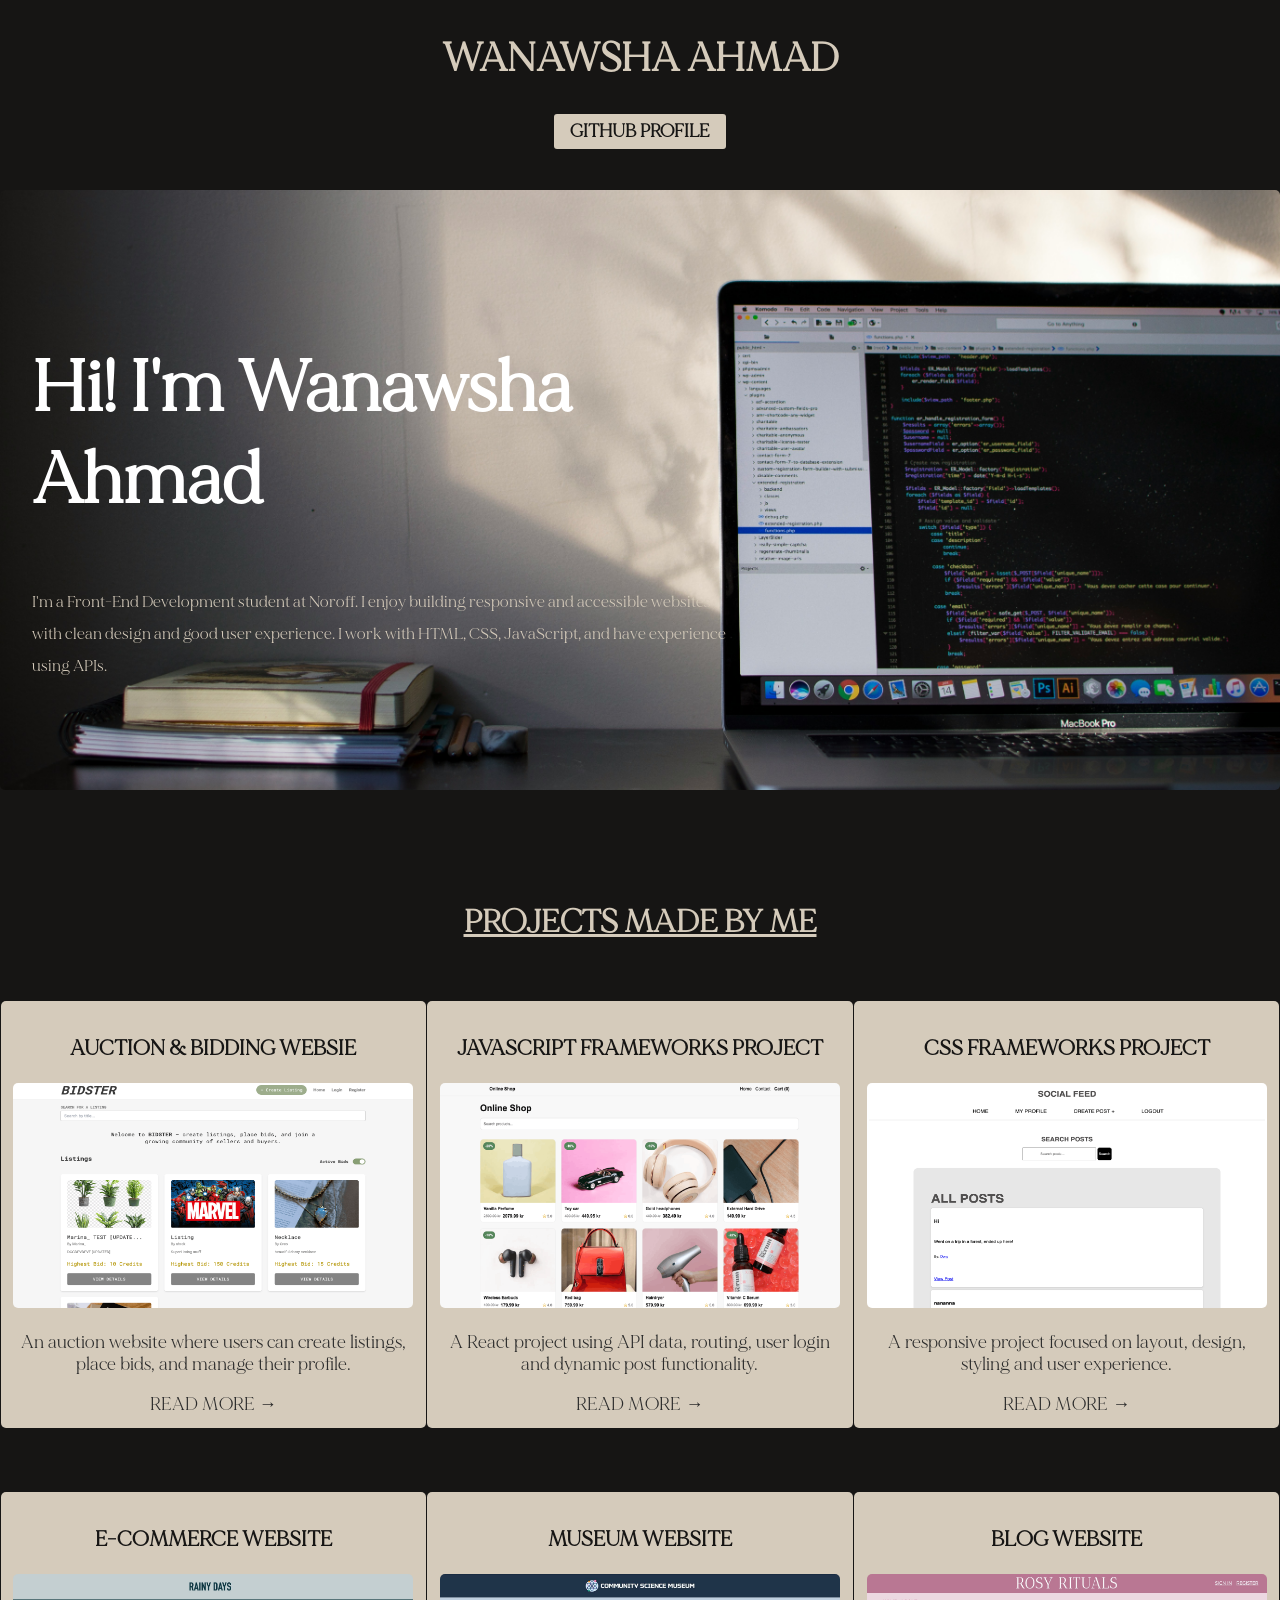
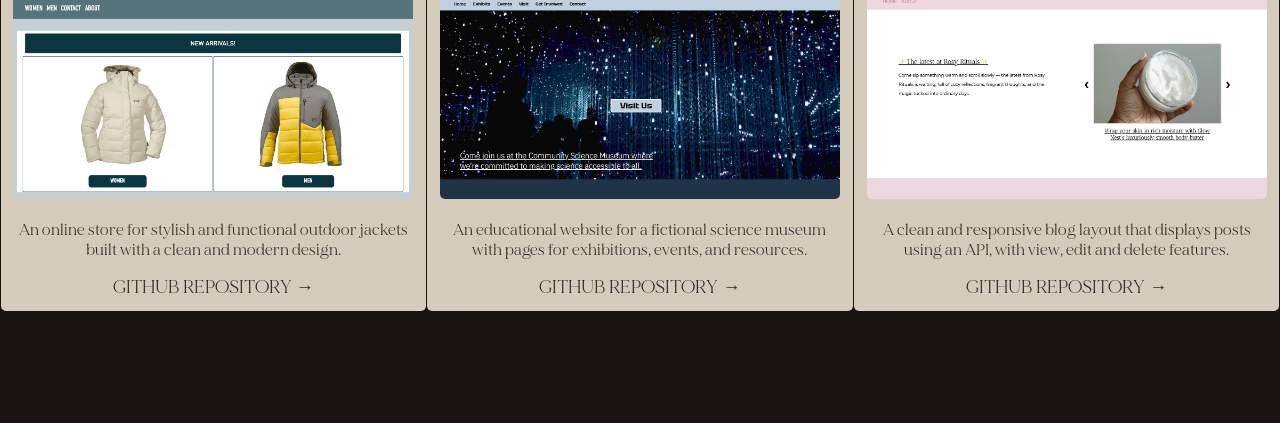
<file: index.html>
<!DOCTYPE html>
<html lang="en">
<head>
    <meta charset="UTF-8">
    <meta name="viewport" content="width=device-width, initial-scale=1.0">
    <link rel="stylesheet" href="style.css">
    <title>Wanawsha Ahmad</title>
</head>
    <body>
        <header>
            <section class="logo-container">
                <h1>WANAWSHA AHMAD</h1>
            </section>
                    <nav>
                    <a href="https://github.com/wanawsha" target="_blank">GITHUB PROFILE</a>
                </nav>
        </header>
        <main>
            <section class="about-me">
                <div class="about-me-info">                
                    <h2>Hi! I'm Wanawsha Ahmad</h2>
                    <p>I'm a Front-End Development student at Noroff. I enjoy building responsive and accessible websites with clean design and good user experience. I work with HTML, CSS, JavaScript, and have experience using APIs.</p>
                </div>
            </section>
            <section class="projects-section">
                <h2>Projects made by me</h2>
                <div class="thumbnails">
                    <div class="thumbnails">
                        <div class="thumbnail">
                            <a href="./projects/semester-project-2.html">
                                <h3>Auction & Bidding Websie</h3>
                                <img src="./images/bidster.jpg" alt="Screenshot of Bidsterr auction website" width="400">
                                <p>An auction website where users can create listings, place bids, and manage their profile.</p>
                                <span>Read more →</span>
                            </a>
                        </div>
                        <div class="thumbnail">
                            <a href="./projects/js-frameworks.html">
                                <h3>Javascript Frameworks Project</h3>
                                <img src="./images/onlineshop.jpg" alt="Screenshot of social media website" width="400">
                                <p>A React project using API data, routing, user login and dynamic post functionality.</p>
                                <span>Read more →</span>
                            </a>
                        </div>
                        <div class="thumbnail">
                            <a href="./projects/css-frameworks.html">
                                <h3>CSS Frameworks Project</h3>
                                <img src="./images/socialmedia.jpg" alt="Screenshot of CSS Frameworks project" width="400">
                                <p>A responsive project focused on layout, design, styling and user experience.</p>
                                <span>Read more →</span>
                            </a>
                        </div>
                        <div class="thumbnail">
                            <a href="https://wanawsha.github.io/rainy-days-ca/" target="_blank">
                                <h3>E-commerce Website</h3>
                                <img src="./images/rainydays.jpeg" alt="Screenshot of Rainy Days e-commerce website" width="400">
                            </a>
                            <p>An online store for stylish and functional outdoor jackets built with a clean and modern design.</p>
                            <a href="https://github.com/wanawsha/rainy-days-ca" target="_blank" class="git-rep">Github Repository →</a>
                        </div>
                        <div class="thumbnail">
                            <a href="https://wanawsha.github.io/Semester-Project-1/" target="_blank">
                                <h3>Museum Website</h3>
                                <img src="./images/museum.jpeg" alt="Screenshot of science museum website" width="400">
                            </a>
                            <p>An educational website for a fictional science museum with pages for exhibitions, events, and resources.</p>
                            <a href="https://github.com/wanawsha/Semester-Project-1" target="_blank" class="git-rep">Github Repository →</a>
                        </div>
                        <div class="thumbnail">
                            <a href="https://rosyrituals.netlify.app/" target="_blank">
                                <h3>Blog Website</h3>
                                <img src="./images/rosyrituals.jpeg" alt="Screenshot of blog website" width="400">
                            </a>
                            <p>A clean and responsive blog layout that displays posts using an API, with view, edit and delete features.</p>
                            <a href="https://github.com/NoroffFEU/FED1-PE1-wanawsha" target="_blank" class="git-rep">Github Repository →</a>
                        </div>
                    </div>
                </div>
            </section>
        </main>
    </body>
</html>
</file>
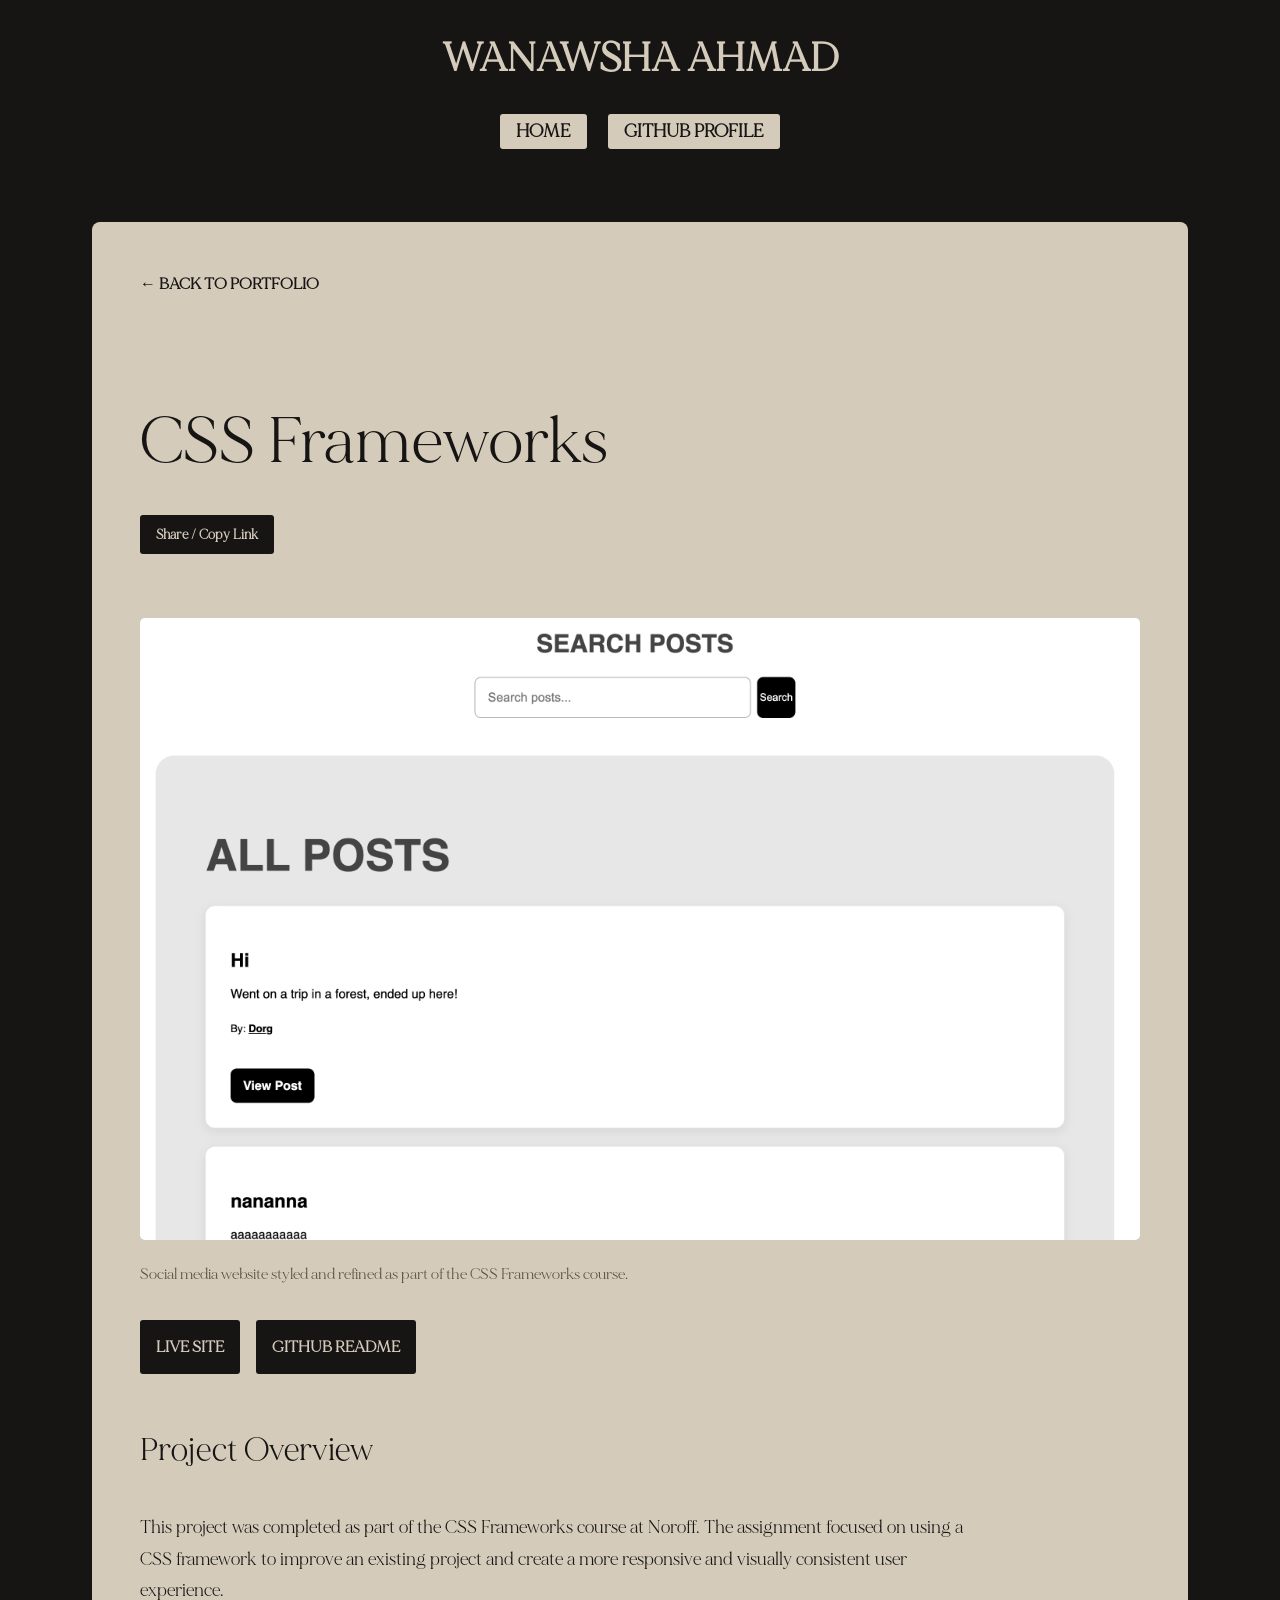
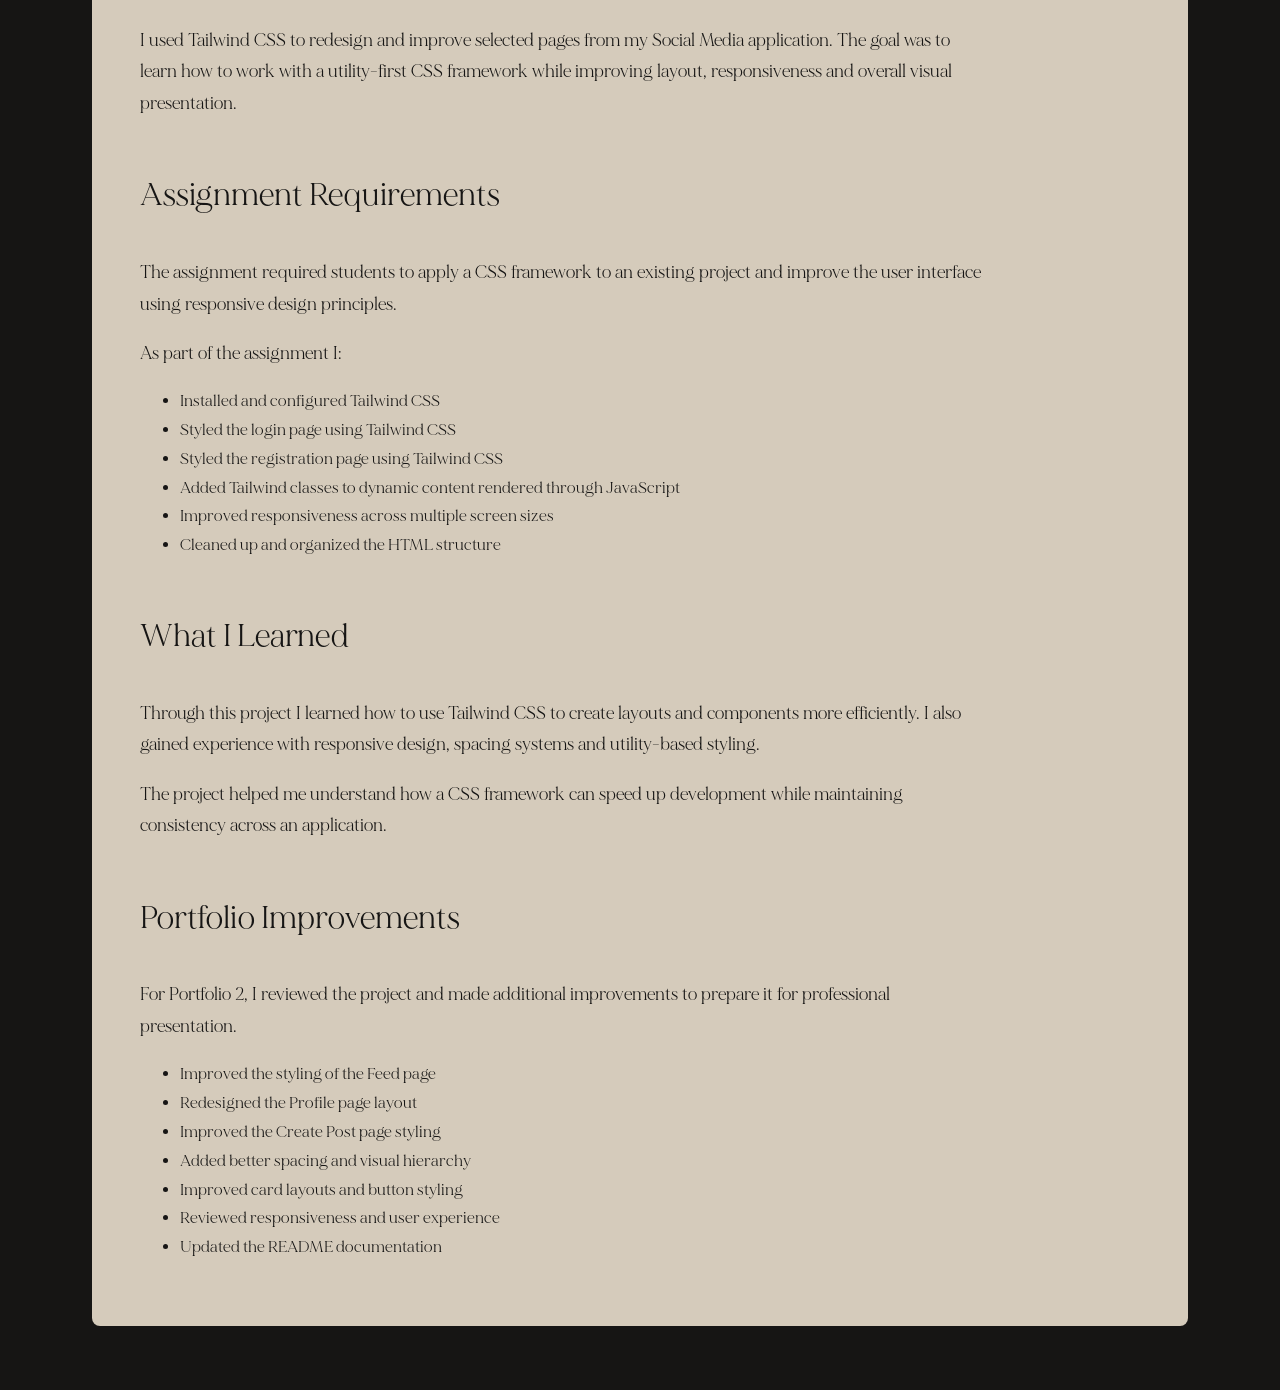
<file: projects/css-frameworks.html>
<!DOCTYPE html>
<html lang="en">
<head>
    <meta charset="UTF-8">
    <meta name="viewport" content="width=device-width, initial-scale=1.0">
    <title>CSS Frameworks | Wanawsha Ahmad</title>
    <link rel="stylesheet" href="../style.css">
</head>
<body>
    <header>
        <section class="logo-container">
            <h1>WANAWSHA AHMAD</h1>
        </section>
        <nav>
            <a href="../index.html">HOME</a>
            <a href="https://github.com/wanawsha" target="_blank">GITHUB PROFILE</a>
        </nav>
    </header>
    <main class="project-article">
        <a href="../index.html" class="back-link">← Back to portfolio</a>
        <h2>CSS Frameworks</h2>
        <div class="share-link">
            <button onclick="copyPageLink()">Share / Copy Link</button>
        </div>
        <figure>
            <img src="../images/socialmediaafter.jpeg" alt="Screenshot of the CSS Frameworks project" width="400px">
            <figcaption>
                Social media website styled and refined as part of the CSS Frameworks course.
            </figcaption>
        </figure>
        <section class="project-links">
            <a href="https://wanawsha.github.io/Crew/" target="_blank">Live Site</a>
            <a href="https://github.com/wanawsha/Crew" target="_blank">GitHub README</a>
        </section>
        <section>
            <h3>Project Overview</h3>
            <p>
                This project was completed as part of the CSS Frameworks course at Noroff.
                The assignment focused on using a CSS framework to improve an existing project
                and create a more responsive and visually consistent user experience.
            </p>
            <p>
                I used Tailwind CSS to redesign and improve selected pages from my Social Media
                application. The goal was to learn how to work with a utility-first CSS framework
                while improving layout, responsiveness and overall visual presentation.
            </p>
        </section>
        <section>
            <h3>Assignment Requirements</h3>
            <p>
                The assignment required students to apply a CSS framework to an existing project
                and improve the user interface using responsive design principles.
            </p>
            <p>
                As part of the assignment I:
            </p>
            <ul>
                <li>Installed and configured Tailwind CSS</li>
                <li>Styled the login page using Tailwind CSS</li>
                <li>Styled the registration page using Tailwind CSS</li>
                <li>Added Tailwind classes to dynamic content rendered through JavaScript</li>
                <li>Improved responsiveness across multiple screen sizes</li>
                <li>Cleaned up and organized the HTML structure</li>
            </ul>
        </section>
        <section>
            <h3>What I Learned</h3>
            <p>
                Through this project I learned how to use Tailwind CSS to create layouts and
                components more efficiently. I also gained experience with responsive design,
                spacing systems and utility-based styling.
            </p>
            <p>
                The project helped me understand how a CSS framework can speed up development
                while maintaining consistency across an application.
            </p>
        </section>
        <section>
            <h3>Portfolio Improvements</h3>
            <p>
                For Portfolio 2, I reviewed the project and made additional improvements to
                prepare it for professional presentation.
            </p>
            <ul>
                <li>Improved the styling of the Feed page</li>
                <li>Redesigned the Profile page layout</li>
                <li>Improved the Create Post page styling</li>
                <li>Added better spacing and visual hierarchy</li>
                <li>Improved card layouts and button styling</li>
                <li>Reviewed responsiveness and user experience</li>
                <li>Updated the README documentation</li>
            </ul>
        </section>
    </main>
    <script>
        function copyPageLink() {
            navigator.clipboard.writeText(window.location.href);
            alert("Link copied to clipboard!");
        }
    </script>
</body>
</html>
</file>
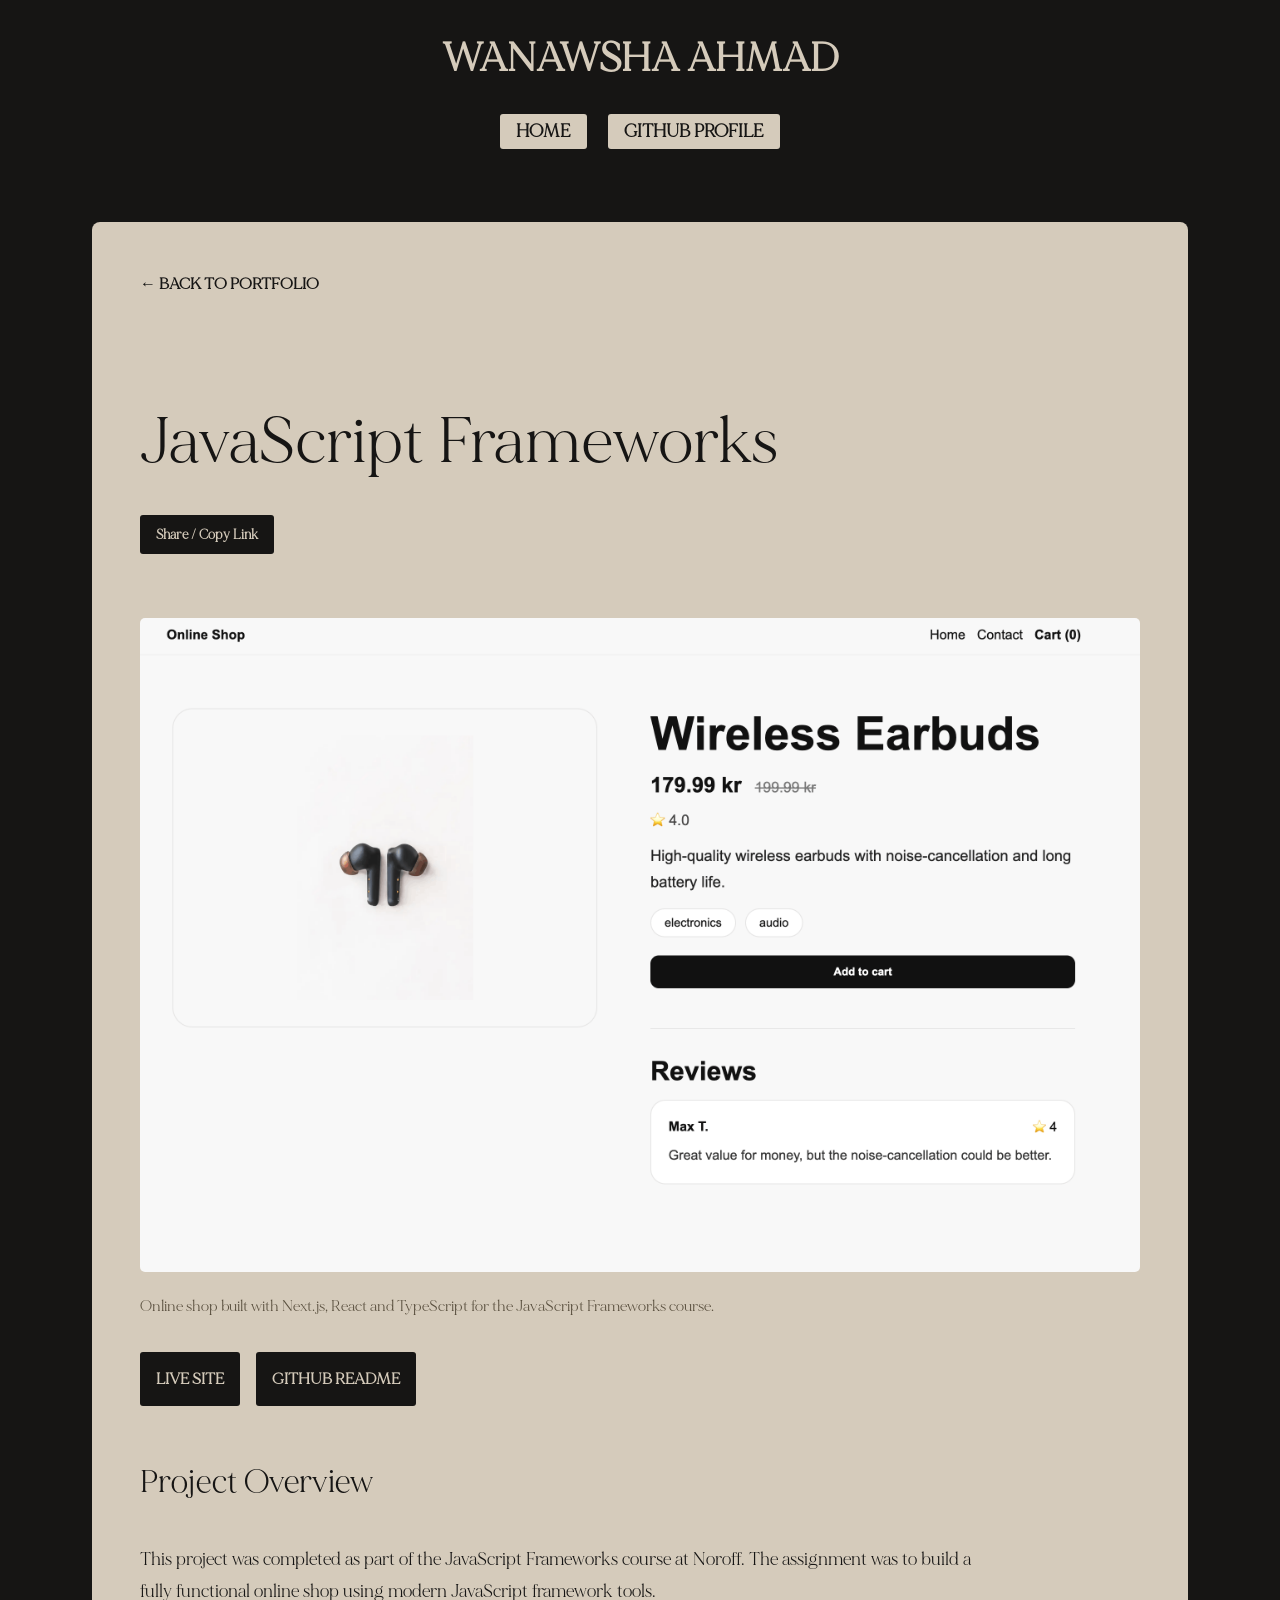
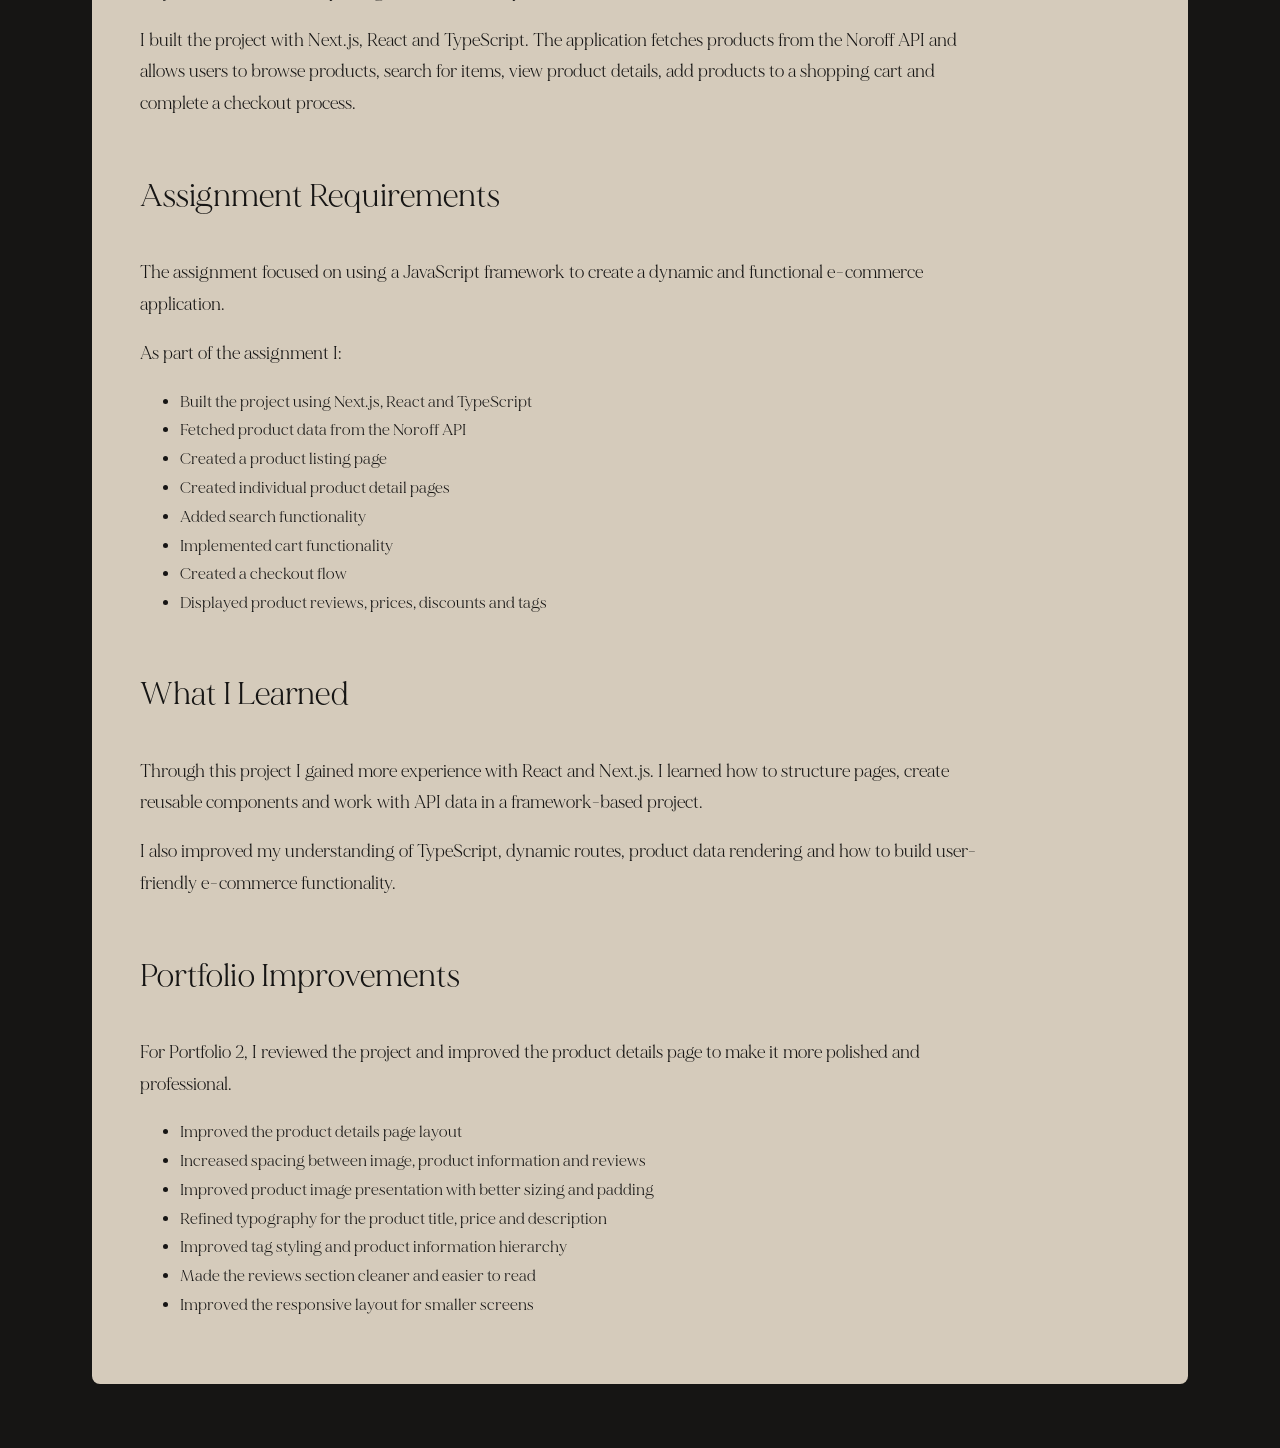
<file: projects/js-frameworks.html>
<!DOCTYPE html>
<html lang="en">
<head>
    <meta charset="UTF-8">
    <meta name="viewport" content="width=device-width, initial-scale=1.0">
    <title>JavaScript Frameworks | Wanawsha Ahmad</title>
    <link rel="stylesheet" href="../style.css">
</head>
<body>
    <header>
        <section class="logo-container">
            <h1>WANAWSHA AHMAD</h1>
        </section>
        <nav>
            <a href="../index.html">HOME</a>
            <a href="https://github.com/wanawsha" target="_blank">GITHUB PROFILE</a>
        </nav>
    </header>
    <main class="project-article">
        <a href="../index.html" class="back-link">← Back to portfolio</a>
        <h2>JavaScript Frameworks</h2>
        <div class="share-link">
            <button onclick="copyPageLink()">Share / Copy Link</button>
        </div>
        <figure>
            <img src="../images/onlineshopafter.jpeg" alt="Screenshot of the JavaScript Frameworks online shop project" width="400px">
            <figcaption>
                Online shop built with Next.js, React and TypeScript for the JavaScript Frameworks course.
            </figcaption>
        </figure>
        <section class="project-links">
            <a href="https://onlineshop-jsframeworks.netlify.app/" target="_blank">Live Site</a>
            <a href="https://github.com/NoroffFEU/jsfw-2025-v1-wanawsha-js-frameworks" target="_blank">GitHub README</a>
        </section>
        <section>
            <h3>Project Overview</h3>
            <p>
                This project was completed as part of the JavaScript Frameworks course at Noroff.
                The assignment was to build a fully functional online shop using modern JavaScript
                framework tools.
            </p>
            <p>
                I built the project with Next.js, React and TypeScript. The application fetches
                products from the Noroff API and allows users to browse products, search for items,
                view product details, add products to a shopping cart and complete a checkout process.
            </p>
        </section>
        <section>
            <h3>Assignment Requirements</h3>
            <p>
                The assignment focused on using a JavaScript framework to create a dynamic and
                functional e-commerce application.
            </p>
            <p>
                As part of the assignment I:
            </p>
            <ul>
                <li>Built the project using Next.js, React and TypeScript</li>
                <li>Fetched product data from the Noroff API</li>
                <li>Created a product listing page</li>
                <li>Created individual product detail pages</li>
                <li>Added search functionality</li>
                <li>Implemented cart functionality</li>
                <li>Created a checkout flow</li>
                <li>Displayed product reviews, prices, discounts and tags</li>
            </ul>
        </section>
        <section>
            <h3>What I Learned</h3>
            <p>
                Through this project I gained more experience with React and Next.js. I learned
                how to structure pages, create reusable components and work with API data in a
                framework-based project.
            </p>
            <p>
                I also improved my understanding of TypeScript, dynamic routes, product data
                rendering and how to build user-friendly e-commerce functionality.
            </p>
        </section>
        <section>
            <h3>Portfolio Improvements</h3>
            <p>
                For Portfolio 2, I reviewed the project and improved the product details page
                to make it more polished and professional.
            </p>
            <ul>
                <li>Improved the product details page layout</li>
                <li>Increased spacing between image, product information and reviews</li>
                <li>Improved product image presentation with better sizing and padding</li>
                <li>Refined typography for the product title, price and description</li>
                <li>Improved tag styling and product information hierarchy</li>
                <li>Made the reviews section cleaner and easier to read</li>
                <li>Improved the responsive layout for smaller screens</li>
            </ul>
        </section>
    </main>
    <script>
        function copyPageLink() {
            navigator.clipboard.writeText(window.location.href);
            alert("Link copied to clipboard!");
        }
    </script>
</body>
</html>
</file>
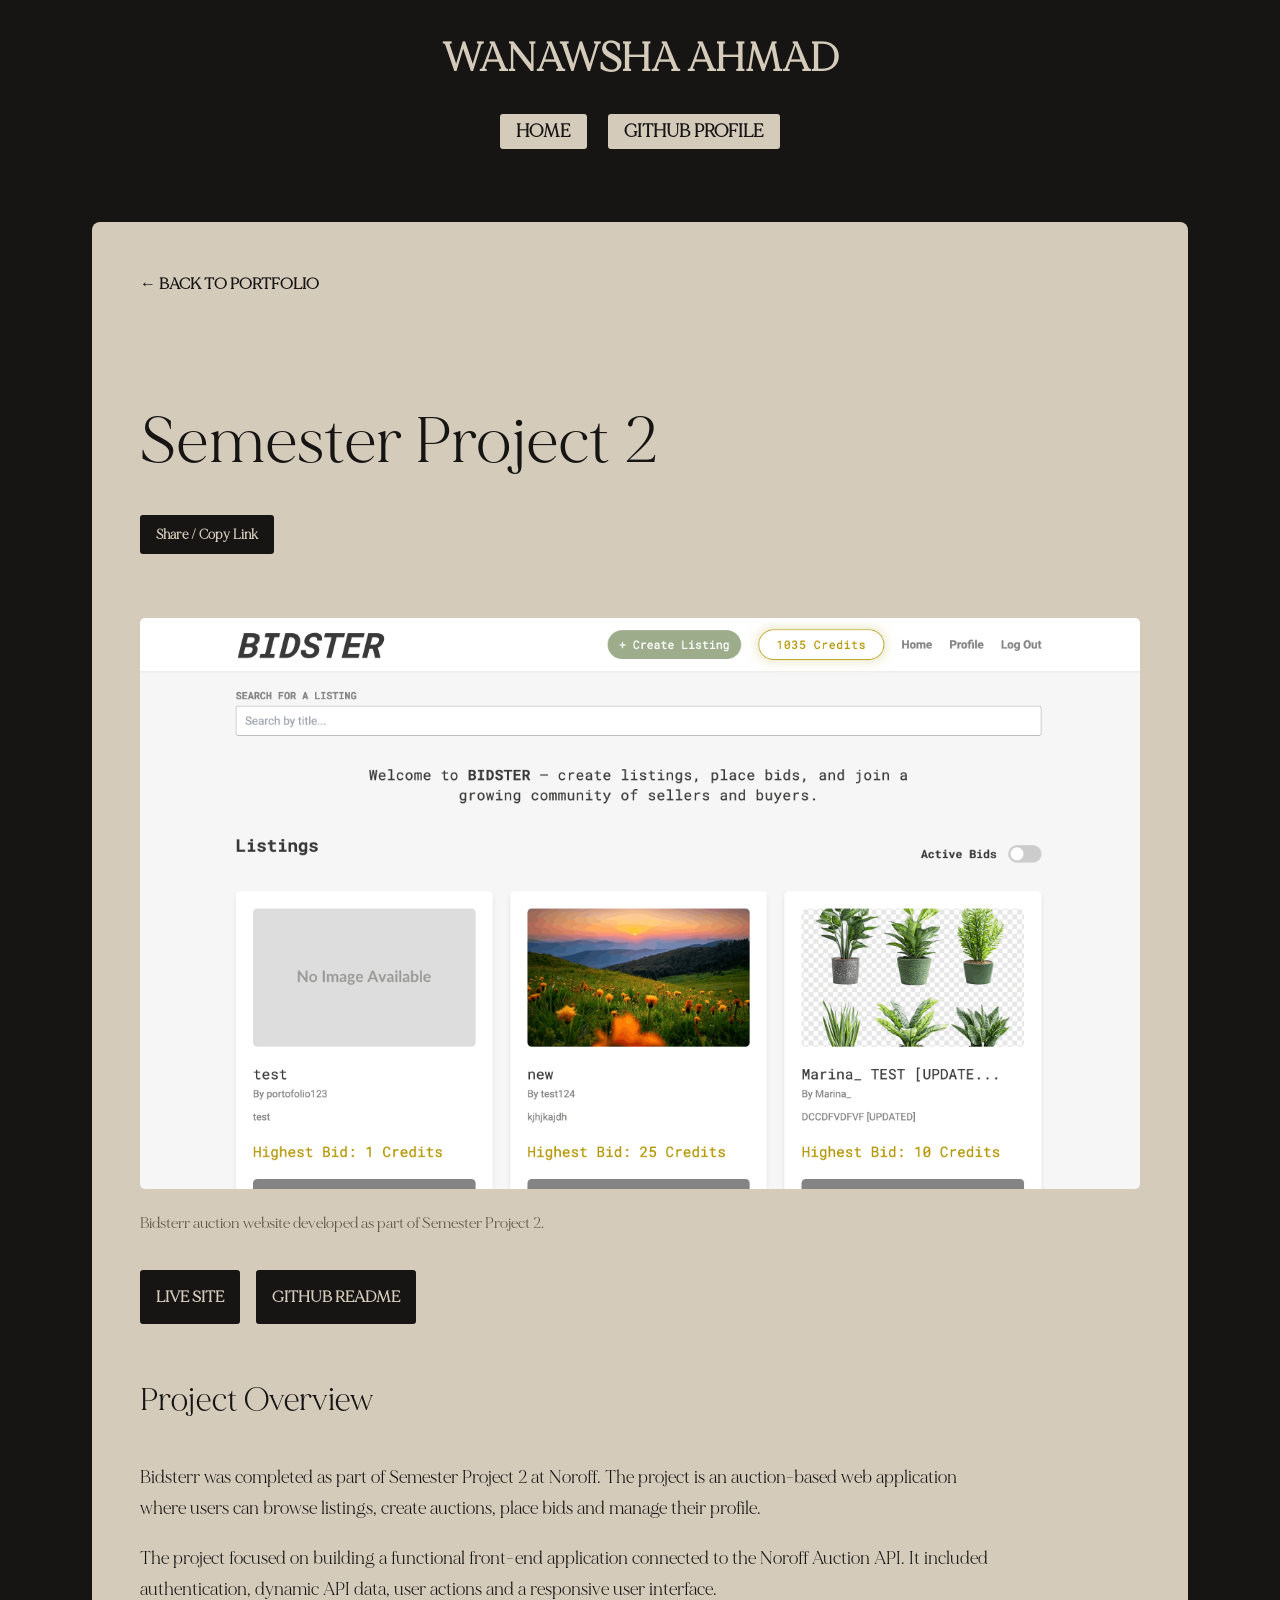
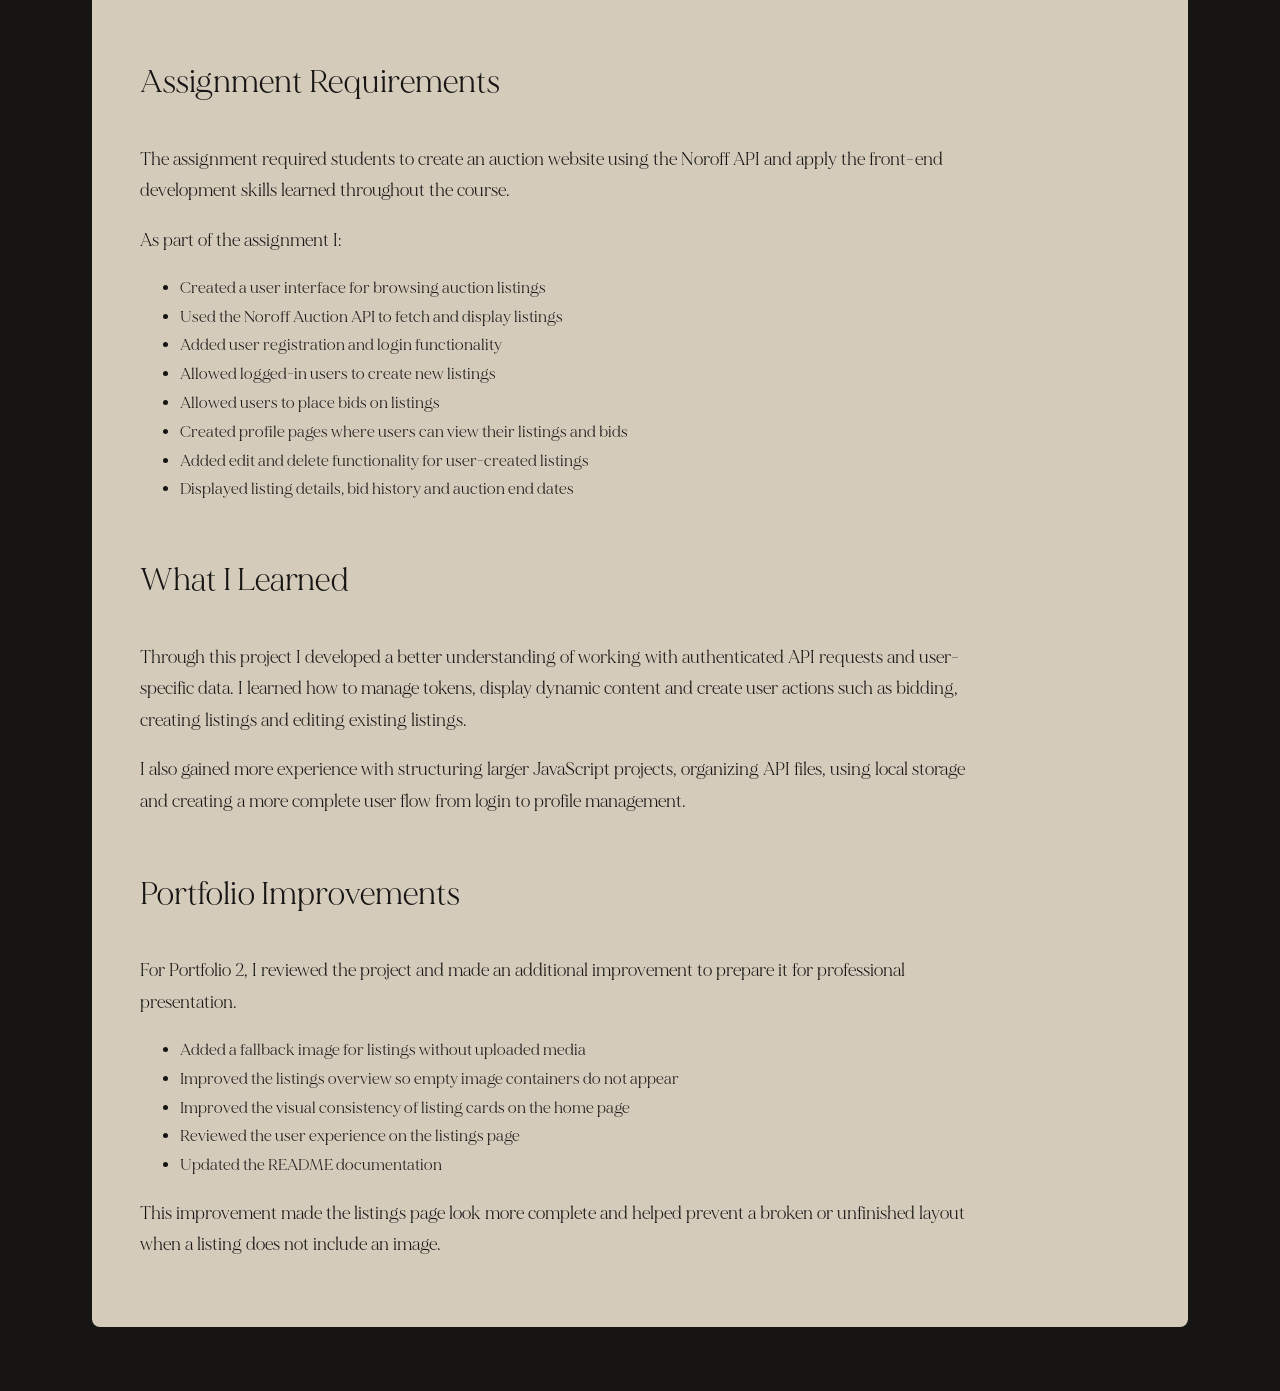
<file: projects/semester-project-2.html>
<!DOCTYPE html>
<html lang="en">
<head>
    <meta charset="UTF-8">
    <meta name="viewport" content="width=device-width, initial-scale=1.0">
    <title>Semester Project 2 | Wanawsha Ahmad</title>
    <link rel="stylesheet" href="../style.css">
</head>
<body>
    <header>
        <section class="logo-container">
            <h1>WANAWSHA AHMAD</h1>
        </section>
        <nav>
            <a href="../index.html">HOME</a>
            <a href="https://github.com/wanawsha" target="_blank">GITHUB PROFILE</a>
        </nav>
    </header>
    <main class="project-article">
        <a href="../index.html" class="back-link">← Back to portfolio</a>

        <h2>Semester Project 2</h2>
        <div class="share-link">
            <button onclick="copyPageLink()">Share / Copy Link</button>
        </div>
        <figure>
            <img src="../images/bidsterafter.jpg" alt="Screenshot of the Bidsterr auction website" width="400px">
            <figcaption>
                Bidsterr auction website developed as part of Semester Project 2.
            </figcaption>
        </figure>
        <section class="project-links">
            <a href="https://bidsterr.netlify.app/" target="_blank">Live Site</a>
            <a href="https://github.com/wanawsha/Semester-Project-2" target="_blank">GitHub README</a>
        </section>
        <section>
            <h3>Project Overview</h3>
            <p>
                Bidsterr was completed as part of Semester Project 2 at Noroff.
                The project is an auction-based web application where users can browse
                listings, create auctions, place bids and manage their profile.
            </p>
            <p>
                The project focused on building a functional front-end application connected
                to the Noroff Auction API. It included authentication, dynamic API data,
                user actions and a responsive user interface.
            </p>
        </section>
        <section>
            <h3>Assignment Requirements</h3>
            <p>
                The assignment required students to create an auction website using the
                Noroff API and apply the front-end development skills learned throughout
                the course.
            </p>
            <p>
                As part of the assignment I:
            </p>
            <ul>
                <li>Created a user interface for browsing auction listings</li>
                <li>Used the Noroff Auction API to fetch and display listings</li>
                <li>Added user registration and login functionality</li>
                <li>Allowed logged-in users to create new listings</li>
                <li>Allowed users to place bids on listings</li>
                <li>Created profile pages where users can view their listings and bids</li>
                <li>Added edit and delete functionality for user-created listings</li>
                <li>Displayed listing details, bid history and auction end dates</li>
            </ul>
        </section>
        <section>
            <h3>What I Learned</h3>
            <p>
                Through this project I developed a better understanding of working with
                authenticated API requests and user-specific data. I learned how to manage
                tokens, display dynamic content and create user actions such as bidding,
                creating listings and editing existing listings.
            </p>
            <p>
                I also gained more experience with structuring larger JavaScript projects,
                organizing API files, using local storage and creating a more complete
                user flow from login to profile management.
            </p>
        </section>
        <section>
            <h3>Portfolio Improvements</h3>
            <p>
                For Portfolio 2, I reviewed the project and made an additional improvement
                to prepare it for professional presentation.
            </p>
            <ul>
                <li>Added a fallback image for listings without uploaded media</li>
                <li>Improved the listings overview so empty image containers do not appear</li>
                <li>Improved the visual consistency of listing cards on the home page</li>
                <li>Reviewed the user experience on the listings page</li>
                <li>Updated the README documentation</li>
            </ul>
            <p>
                This improvement made the listings page look more complete and helped prevent
                a broken or unfinished layout when a listing does not include an image.
            </p>
        </section>
    </main>
    <script>
        function copyPageLink() {
            navigator.clipboard.writeText(window.location.href);
            alert("Link copied to clipboard!");
        }
    </script>
</body>
</html>
</file>
<file: style.css>
:root {
    --primary-color: #161514;
    --secondary-color: #d5cbbb;
}

@font-face {
  font-family: 'MADE Mirage';
  src: url('./font/made-mirage/MADE%20Mirage%20Regular%20PERSONAL%20USE.otf') format('opentype');
  font-weight: normal;
  font-style: normal;
}

body {
    font-family: 'MADE Mirage', sans-serif ;
    background-color: var(--primary-color);
    color: rgb(43, 43, 43); 
    margin: 0;
}

a {
    text-decoration: none;
}


h1 {
    font-size: 2.5rem;
    margin-bottom: 0.3rem;
    color: var(--secondary-color);
}

nav {
    text-align: center;
    margin: 1rem 0 2rem 0;
}

nav a {
    background-color: var(--secondary-color);
    color: var(--primary-color);
    padding: 0.4rem 1rem;
    border-radius: 3px;
    font-size: large;
    font-weight: bold;
    display: inline-block;
    transition: transform 0.3s ease;
    margin: 0.5em;

}

nav a:hover {
    background-color: #756b5b ;
    color: #d5cbbb;
    transform: scale(1.1);
}

p {
    text-transform: none;
}


.logo-container {
    display: flex;
    justify-content: center;
}

.about-me {
    background-color: white;
    background-image: url("./images/emile-perron-xrVDYZRGdw4-unsplash.jpg");
    background-size: cover;     
    background-position: center;  
    background-repeat: no-repeat; 
    height: 400px;    
    max-width: 1400px;
    min-height: 600px;
    display: flex;
    flex-direction: row;
    flex-wrap: wrap;
    margin: auto;
    justify-content: flex-start;
    align-items: center;
    border-radius: 5px;
    color: var(--secondary-color);
}

.about-me-info {
    padding: 2rem;
    max-width: 700px;
}

.about-me-info h2 {
    font-size: 4.5rem;
    color: white;
}

.about-me-info p {
    max-width: 800px;
    line-height: 2;
}

.github-profile-btn, .go-to-link {
    background-color: var(--primary-color);
    font-weight: 500;
    color: var(--secondary-color);
    padding: 0.7rem;
    border-radius: 3px;
    text-align: center;
}

.github-profile-btn:hover {
    background-color: #d5cbbb;
    color: var(--primary-color);
}

.thumbnails {
    display: flex;
    flex-direction: row;
    flex-wrap: wrap;
    border-radius: 5px;

}

.projects-section {
    margin: 5rem auto;
    border-radius: 5px;
    max-width: 1400px;
}

.projects-section h2 {
    font-size: 2rem;
    text-align: center;
    color: var(--secondary-color);
    text-transform: uppercase;
    padding-top: 2rem;
    text-decoration: underline;
}
.projects-section img {
    aspect-ratio: 16/9;
    border-radius: 5px;
}

.projects-section h3 {
    color: var(--primary-color); 
}

.projects-section h3:hover {
    color: #756b5b;
}

.thumbnail {
    margin: 2rem auto;  
    text-align: center;
    background-color: var(--secondary-color);
    padding: 0.8rem;
    border-radius: 5px;
    display: flex;
    flex-direction: column;
    align-items: center;
    transition: transform 0.3s ease;
}

.thumbnail:hover {
    transform: scale(1.1);
}

.thumbnail a {
    color: rgb(43, 43, 43);
    font-size: large;
    text-transform: uppercase;
}

.git-rep a {
    text-transform: uppercase;
    font-weight: bolder;
}

.git-rep:hover {
    color: #756b5b;
}

.thumbnail p {
    max-width: 400px;
}

.project-article {
    max-width: 1000px;
    margin: 4rem auto;
    padding: 3rem;
    background-color: var(--secondary-color);
    color: var(--primary-color);
    border-radius: 8px;
    line-height: 1.8;
}

.project-article .back-link {
    display: inline-block;
    margin-bottom: 2rem;
    color: var(--primary-color);
    font-weight: bold;
    text-transform: uppercase;
}

.project-article h2 {
    font-size: 4rem;
    color: var(--primary-color);
    margin-bottom: 1rem;
    font-weight: normal;
}

.project-article h3 {
    font-size: 2rem;
    color: var(--primary-color);
    margin-top: 3rem;
    font-weight: normal;

}

.project-article p {
    font-size: 1.1rem;
    max-width: 850px;
}

.project-article button {
    background-color: var(--primary-color);
    color: var(--secondary-color);
    border: none;
    padding: 0.7rem 1rem;
    border-radius: 3px;
    cursor: pointer;
    margin-bottom: 2rem;
    font-family: inherit;
    font-weight: bold;
}

.project-article button:hover {
    background-color: #756b5b;
}

.project-article figure {
    margin: 2rem 0;
}

.project-article img {
    width: 100%;
    max-height: 700px;
    object-fit: cover;
    border-radius: 5px;
}

.project-article figcaption {
    margin-top: 0.7rem;
    font-size: 0.95rem;
    color: #584e3d;
}

.project-links {
    display: flex;
    gap: 1rem;
    flex-wrap: wrap;
    margin: 2rem 0;
}

.project-links a {
    background-color: var(--primary-color);
    color: var(--secondary-color);
    padding: 0.8rem 1rem;
    border-radius: 3px;
    font-weight: bold;
    text-transform: uppercase;
}

.project-links a:hover {
    background-color: #756b5b;
}

@media (max-width: 700px) {
    .project-article {
        margin: 2rem 1rem;
        padding: 1.5rem;
    }

    .project-article h2 {
        font-size: 2.7rem;
    }

    .project-article h3 {
        font-size: 1.6rem;
    }

    .project-links {
        flex-direction: column;
    }

    .project-links a {
        text-align: center;
    }
}
</file>
